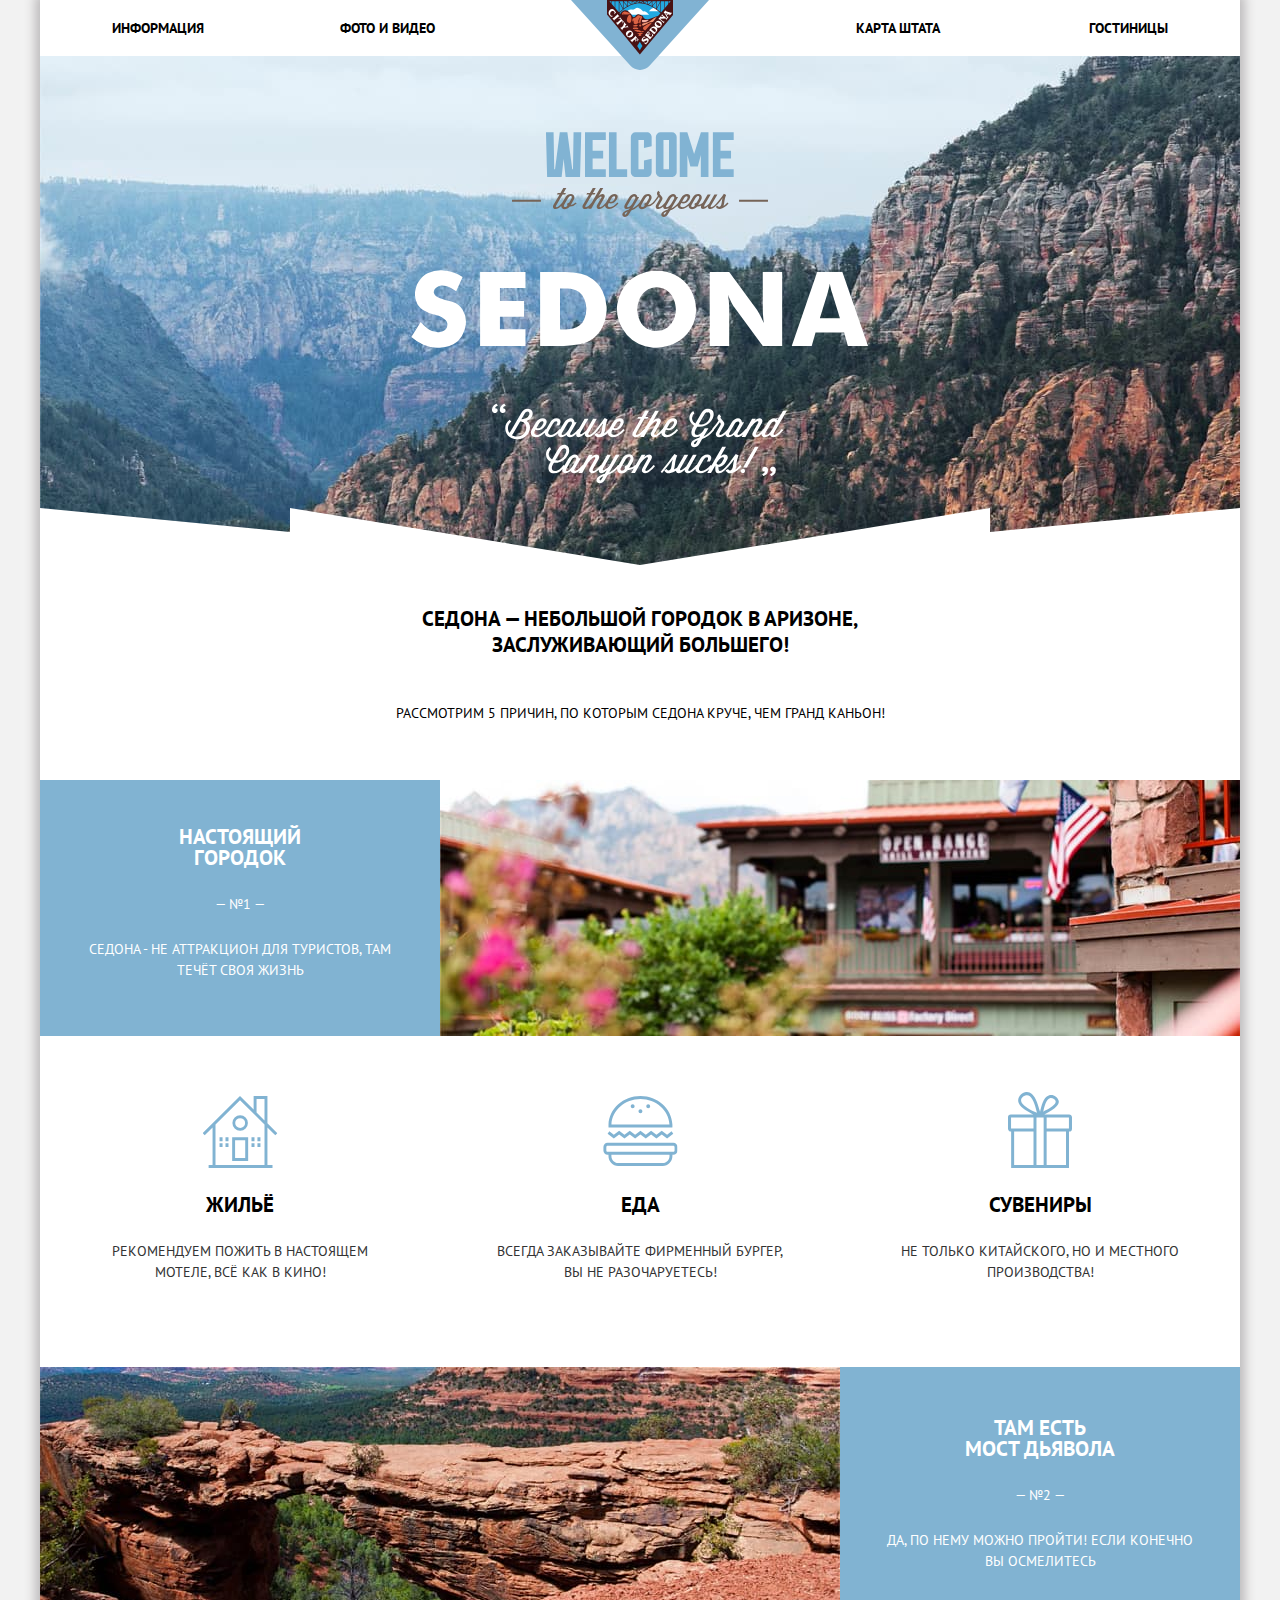
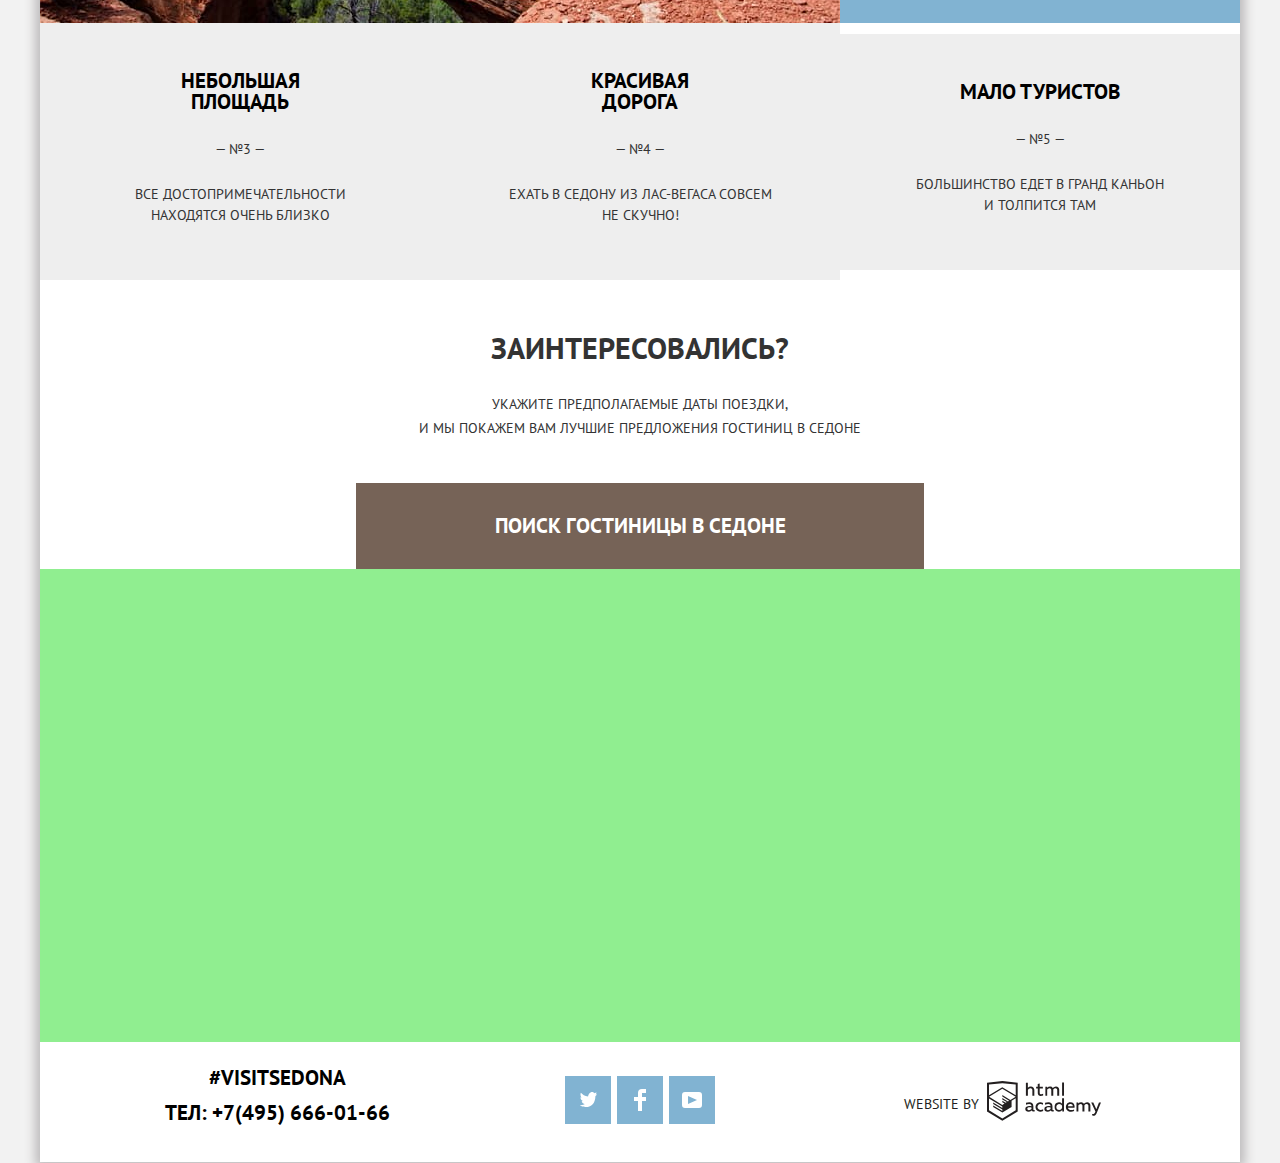
<file: index.html>
<!DOCTYPE html>
<html class="page" lang="ru">

<head>
  <meta charset="utf-8" />
  <title>HTML Academy: Седона</title>
  <link href="https://fonts.googleapis.com/css2?family=PT+Sans:wght@400;700&display=swap" rel="stylesheet" />
  <link href="css/normalize.min.css" rel="stylesheet" />
  <link href="css/style.min.css" rel="stylesheet" />
</head>

<body class="page-body container">
  <header class="main-header">
    <nav class="main-navigation">
      <a class="main-logo">
        <img src="img/logo.svg" width="138" height="70" alt="Логотип городка Седона" />
      </a>
      <ul class="site-navigation">
        <li>
          <a href="blank.html">Информация</a>
        </li>
        <li>
          <a href="blank.html">Фото и видео</a>
        </li>
        <li>
          <a href="blank.html">Карта штата</a>
        </li>
        <li>
          <a href="hotels.html">Гостиницы</a>
        </li>
      </ul>
    </nav>
  </header>

  <main class="main">
    <div class="main-image">
      <img src="img/welcome.svg" width="458" height="352" alt="Фото городка" />
    </div>
    <section class="features">
      <div class="features-welcome-text">
        <h1>
          Седона — небольшой городок в Аризоне, заслуживающий большего!
        </h1>
        <p class="features-description">
          Рассмотрим 5 причин, по которым Седона круче, чем гранд каньон!
        </p>
      </div>
      <ul class="features-list">
        <li class="features-item features-item-blue features-item-blue-right-img">
          <div class="features-item features-item-blue-right-img-list">
            <div class="features-item-blue-description features-item-blue-right-img-description">
              <h3>
                Настоящий городок
              </h3>
              <p>— №1 —</p>
              <p>
                Седона - не аттракцион для туристов, там течёт своя жизнь
              </p>
            </div>
            <img src="img/real-town.jpg" width="800" height="256" alt="Фото городка Седона" />
          </div>
          <ul class="features-item-white-list">
            <li class="features-item features-item-white features-item-white-housing">
              <h3>Жильё</h3>
              <p>
                Рекомендуем пожить в настоящем мотеле, всё как в кино!
              </p>
            </li>
            <li class="features-item features-item-white features-item-white-food">
              <h3>Еда</h3>
              <p>
                Всегда заказывайте фирменный бургер, вы не разочаруетесь!
              </p>
            </li>
            <li class="features-item features-item-white features-item-white-souvenirs">
              <h3>Сувениры</h3>
              <p>
                Не только китайского, но и местного производства!
              </p>
            </li>
          </ul>
        </li>
        <li class="features-item features-item-blue features-item-blue-left-img">
          <img src="img/devils-bridge.jpg" width="800" height="256" alt="Фото моста Дьявола" />
          <div class="features-item-blue-description features-item-blue-left-img-description">
            <h3>
              Там есть <br> Мост дьявола
            </h3>
            <p>— №2 —</p>
            <p>
              Да, по нему можно пройти! Если конечно вы осмелитесь
            </p>
          </div>
        </li>
        <li class="features-item features-item-gray">
          <h3>
            небольшая площадь
          </h3>
          <p>— №3 —</p>
          <p>
            все достопримечательности находятся очень близко
          </p>
        </li>
        <li class="features-item features-item-gray">
          <h3>
            красивая дорога
          </h3>
          <p>— №4 —</p>
          <p>
            ехать в седону из лас-вегаса совсем не скучно!
          </p>
        </li>
        <li class="features-item features-item-gray">
          <h3>
            мало туристов
          </h3>
          <p>— №5 —</p>
          <p>
            большинство едет в гранд каньон <br> и толпится там
          </p>
        </li>
      </ul>
    </section>
    <section class="interested">
      <h2>Заинтересовались?</h2>
      <p>
        Укажите предполагаемые даты поездки, <br> и мы покажем вам лучшие предложения гостиниц в Седоне
      </p>
      <button class="interested-search-button">поиск гостиницы в седоне</button>
    </section>
    <section class="map">
      <h2 class="visually-hidden">Карта</h2>
      <!-- скрыл -->
      <iframe class="interactive-map"
        src="https://www.google.com/maps/embed?pb=!1m14!1m12!1m3!1d31145.198637649934!2d-111.79548582777305!3d34.862866910879696!2m3!1f0!2f0!3f0!3m2!1i1024!2i768!4f13.1!5e0!3m2!1sru!2sru!4v1603586270185!5m2!1sru!2sru"
        width="1199" height="594" allowfullscreen="" aria-hidden="false" title="Как проехать в Седону"
        tabindex="0"></iframe>
      <img src="img/map.jpg" width="1199" height="593" alt="Как проехать в Седону" />
      <form class="hotel-search" action="https://echo.htmlacademy.ru/" method="POST"
        aria-label="Форма поиска гостиницы">
        <div class="dates arrival-date">
          <label for="arrival-date">Дата заезда:</label>
          <input class="date-input arrival-date-input" type="text" id="arrival-date" name="arrival-date"
            value="24 апреля 2017" />
          <button class="calendar-button arrival-calendar" type="button" aria-label="Календарь заезда">
            <svg width="21" height="23" viewBox="0 0 21 23" fill="none" xmlns="http://www.w3.org/2000/svg">
              <path fill-rule="evenodd" clip-rule="evenodd"
                d="M16.406 3.02498H19.251C20.217 3.02498 21 3.84698 21 4.86198V21.164C21 22.179 20.217 23 19.251 23H1.75C0.784 23 0 22.179 0 21.164V4.86198C0 3.84698 0.784 3.02498 1.75 3.02498H4.593V1.64798C4.593 1.26698 4.887 0.958984 5.25 0.958984C5.612 0.958984 5.906 1.26698 5.906 1.64798V3.02498H9.844V1.64798C9.844 1.26698 10.138 0.958984 10.501 0.958984C10.862 0.958984 11.156 1.26698 11.156 1.64798V3.02498H15.094V1.64798C15.094 1.26698 15.387 0.958984 15.75 0.958984C16.112 0.958984 16.406 1.26698 16.406 1.64798V3.02498ZM19.5646 21.484C19.6466 21.3979 19.691 21.2828 19.688 21.164H19.689V4.86198C19.689 4.60898 19.493 4.40298 19.252 4.40298H16.407V5.78098C16.407 6.16198 16.113 6.46998 15.751 6.46998C15.388 6.46998 15.095 6.16198 15.095 5.78098V4.40298H11.157V5.78098C11.157 6.16198 10.863 6.46998 10.502 6.46998C10.139 6.46998 9.845 6.16198 9.845 5.78098V4.40298H5.907V5.78098C5.907 6.16198 5.613 6.46998 5.251 6.46998C4.888 6.46998 4.594 6.16198 4.594 5.78098V4.40298H1.75C1.50263 4.40953 1.30696 4.61458 1.312 4.86198V21.164C1.30696 21.4114 1.50263 21.6164 1.75 21.623H19.251C19.3698 21.6201 19.4826 21.5701 19.5646 21.484Z"
                fill="#A9A9A9" />
              <path fill-rule="evenodd" clip-rule="evenodd"
                d="M4.59399 9.2251H7.21899V11.2911H4.59399V9.2251ZM4.59399 12.6681H7.21899V14.7351H4.59399V12.6681ZM7.21899 16.1121H4.59399V18.1781H7.21899V16.1121ZM9.18799 16.1121H11.813V18.1781H9.18799V16.1121ZM11.813 12.6681H9.18799V14.7351H11.813V12.6681ZM9.18799 9.2251H11.813V11.2911H9.18799V9.2251ZM16.406 16.1121H13.781V18.1781H16.406V16.1121ZM13.781 12.6681H16.406V14.7351H13.781V12.6681ZM16.406 9.2251H13.781V11.2911H16.406V9.2251Z"
                fill="#A9A9A9" />
            </svg>
          </button>
        </div>
        <div class="dates departure-date">
          <label for="departure-date">Дата выезда:</label>
          <input class="date-input departure-date-input" type="text" id="departure-date" name="departure-date"
            value="4 июля 2017" />
          <button class="calendar-button departure-calendar" type="button" aria-label="Календарь выезда">
            <svg width="21" height="23" viewBox="0 0 21 23" fill="none" xmlns="http://www.w3.org/2000/svg">
              <path fill-rule="evenodd" clip-rule="evenodd"
                d="M16.406 3.02498H19.251C20.217 3.02498 21 3.84698 21 4.86198V21.164C21 22.179 20.217 23 19.251 23H1.75C0.784 23 0 22.179 0 21.164V4.86198C0 3.84698 0.784 3.02498 1.75 3.02498H4.593V1.64798C4.593 1.26698 4.887 0.958984 5.25 0.958984C5.612 0.958984 5.906 1.26698 5.906 1.64798V3.02498H9.844V1.64798C9.844 1.26698 10.138 0.958984 10.501 0.958984C10.862 0.958984 11.156 1.26698 11.156 1.64798V3.02498H15.094V1.64798C15.094 1.26698 15.387 0.958984 15.75 0.958984C16.112 0.958984 16.406 1.26698 16.406 1.64798V3.02498ZM19.5646 21.484C19.6466 21.3979 19.691 21.2828 19.688 21.164H19.689V4.86198C19.689 4.60898 19.493 4.40298 19.252 4.40298H16.407V5.78098C16.407 6.16198 16.113 6.46998 15.751 6.46998C15.388 6.46998 15.095 6.16198 15.095 5.78098V4.40298H11.157V5.78098C11.157 6.16198 10.863 6.46998 10.502 6.46998C10.139 6.46998 9.845 6.16198 9.845 5.78098V4.40298H5.907V5.78098C5.907 6.16198 5.613 6.46998 5.251 6.46998C4.888 6.46998 4.594 6.16198 4.594 5.78098V4.40298H1.75C1.50263 4.40953 1.30696 4.61458 1.312 4.86198V21.164C1.30696 21.4114 1.50263 21.6164 1.75 21.623H19.251C19.3698 21.6201 19.4826 21.5701 19.5646 21.484Z"
                fill="#A9A9A9" />
              <path fill-rule="evenodd" clip-rule="evenodd"
                d="M4.59399 9.2251H7.21899V11.2911H4.59399V9.2251ZM4.59399 12.6681H7.21899V14.7351H4.59399V12.6681ZM7.21899 16.1121H4.59399V18.1781H7.21899V16.1121ZM9.18799 16.1121H11.813V18.1781H9.18799V16.1121ZM11.813 12.6681H9.18799V14.7351H11.813V12.6681ZM9.18799 9.2251H11.813V11.2911H9.18799V9.2251ZM16.406 16.1121H13.781V18.1781H16.406V16.1121ZM13.781 12.6681H16.406V14.7351H13.781V12.6681ZM16.406 9.2251H13.781V11.2911H16.406V9.2251Z"
                fill="#A9A9A9" />
            </svg>
          </button>
        </div>
        <div class="passengers">
          <div class="passengers-type adults">
            <label for="adults">Взрослые:</label>
            <input type="text" id="adults" name="adults" pattern="^[ 0-9]+$" value="2" />
            <button class="amount-button less adults-less" type="button" aria-label="Уменьшить количество"></button>
            <button class="amount-button more adults-more" type="button" aria-label="Увеличить количество"></button>
          </div>
          <div class="passengers-type childs">
            <label for="childs">Дети:</label>
            <input type="text" id="childs" name="childs" pattern="^[ 0-9]+$" value="0" />
            <button class="amount-button less childs-less" type="button" aria-label="Уменьшить количество"></button>
            <button class="amount-button more childs-more" type="button" aria-label="Увеличить количество"></button>
          </div>
        </div>
        <button type="submit" class="hotel-search-button" aria-label="Найти гостиницу">Найти</button>
      </form>
    </section>
  </main>

  <footer class="footer">
    <section class="footer-contacts">
      <h2 class="visually-hidden">Связаться с нами</h2>
      <!-- скрыл-->
      <p>#visitsedona</p>
      <p>
        тел:
        <a class="footer-phone" href="tel:+74956660166">+7(495) 666-01-66</a>
      </p>
    </section>
    <section class="footer-social">
      <h2 class="visually-hidden">Социальные сети</h2>
      <!-- скрыл-->
      <ul class="social-buttons-list">
        <li>
          <a class="social-button social-button-twitter" href="https://twitter.com" aria-label="Twitter">
          </a>
        </li>
        <li>
          <a class="social-button social-button-facebook" href="https://Facebook.com" aria-label="Facebook">
          </a>
        </li>
        <li>
          <a class="social-button social-button-youtube" href="https://Youtube.com" aria-label="Youtube">
          </a>
        </li>
      </ul>
    </section>
    <p class="footer-copyright">
      Website by
      <a class="footer-copyright-link" href="https://htmlacademy.ru/intensive/htmlcss">
        <svg aria-hidden="true" focusable="false" aria-label="Сайт сделан HTML Академией" width="115" height="41"
          fill="none" xmlns="http://www.w3.org/2000/svg">
          <path fill-rule="evenodd" clip-rule="evenodd"
            d="M15.52 1.06h-.17L0 2.72v28.77l15.35 9.35 15.35-9.35V2.72L15.52 1.06zm61.5 1.56h-1.93v13.11h1.93V2.63zm-36.16.01v5.14a3.98 3.98 0 012.85-1.23 3.4 3.4 0 012.62 1c.69.7 1.06 1.67 1.01 2.67v5.55h-1.97v-5.3c.05-.51-.1-1.03-.41-1.43a1.9 1.9 0 00-1.3-.72h-.3a3.1 3.1 0 00-2.46 1.5v5.95h-2V2.63h1.96zm36.16 28.85h-1.74v-1.42a4.06 4.06 0 01-3.37 1.66 4.7 4.7 0 01-4.33-4.74 4.7 4.7 0 014.33-4.73 4 4 0 013.17 1.4v-5.33h1.94v13.16zm-29.95-1.42c.2 0 .39-.04.58-.1v1.43c-.4.15-.82.23-1.25.22a1.76 1.76 0 01-1.76-1.08 5.04 5.04 0 01-3.31 1.17c-1.6 0-3.07-.9-3.07-2.75 0-2.3 2.1-3.01 3.91-3.01.77.01 1.54.1 2.29.27v-.33c0-1.07-.8-1.9-2.31-1.9-1.1 0-2.17.23-3.17.68v-1.83c1.09-.38 2.22-.58 3.37-.6 2.49 0 4.02 1.22 4.02 3.95v3.23a.6.6 0 00.13.43c.1.12.23.2.39.2h.18v.02zm-6.8-1.22c.03.39.2.75.5 1 .28.26.66.38 1.04.35h.12c.95 0 1.87-.39 2.54-1.08v-1.53c-.63-.14-1.27-.21-1.91-.23-1.05 0-2.28.36-2.28 1.49zm15.75-5.9a5.18 5.18 0 00-2.7-.7h-.38a4.6 4.6 0 00-4.41 4.82v.44a4.48 4.48 0 004.72 4.23c1 .03 2-.18 2.91-.61v-1.85c-.78.45-1.67.69-2.56.7a2.88 2.88 0 01-2.66-1.43 3.02 3.02 0 010-3.07 2.88 2.88 0 012.66-1.43c.86 0 1.7.26 2.42.75v-1.85zm10.13 7.12c.2 0 .4-.04.58-.1v1.43c-.4.15-.82.23-1.24.22a1.76 1.76 0 01-1.77-1.08 5.04 5.04 0 01-3.3 1.17c-1.6 0-3.08-.9-3.08-2.75 0-2.3 2.11-3.01 3.92-3.01.77.01 1.53.1 2.29.27v-.33c0-1.07-.8-1.9-2.32-1.9-1.09 0-2.16.23-3.16.68v-1.83c1.08-.38 2.22-.58 3.37-.6 2.49 0 4.02 1.22 4.02 3.95v3.23a.6.6 0 00.12.43c.1.12.24.2.4.2h.17v.02zm-6.3-.21a1.51 1.51 0 01-.5-1.01h.03c0-1.13 1.16-1.49 2.28-1.49.64.02 1.28.1 1.9.23v1.53a3.54 3.54 0 01-2.54 1.08h-.11a1.4 1.4 0 01-1.05-.34zm9.48-2.92c0-1.64 1.3-2.98 2.9-2.98l.03.06c1.21 0 2.31.73 2.8 1.86v2.16a3.02 3.02 0 01-2.82 1.88 2.95 2.95 0 01-2.91-2.98zm14.02-4.68c3.5 0 4.7 2.89 4.13 5.49h-6.56c.22 1.62 1.76 2.28 3.37 2.28a6.4 6.4 0 002.78-.64v1.73c-1 .43-2.08.64-3.16.61-2.67 0-5.01-1.53-5.01-4.77a4.57 4.57 0 011.14-3.27c.8-.89 1.9-1.41 3.08-1.46h.23v.03zm-2.48 3.93a2.42 2.42 0 012.57-2.27h.05c.62-.06 1.23.17 1.67.62.44.45.67 1.08.62 1.71h-4.91v-.06zm8.62 5.28V22.5h1.74v1.07a3.98 3.98 0 012.93-1.37 3 3 0 012.79 1.52 4.3 4.3 0 013.07-1.44 3.2 3.2 0 012.49 1.01c.64.69.97 1.63.88 2.58v5.61h-2v-5.55c.05-.46-.08-.91-.37-1.27a1.67 1.67 0 00-1.13-.62h-.27c-.87.05-1.67.5-2.19 1.2v6.24h-2v-5.55a1.8 1.8 0 00-.38-1.27c-.29-.35-.7-.57-1.15-.61h-.21c-.94.08-1.8.6-2.33 1.4v6.07h-1.83l-.04-.06zm24.49-8.99h-2l-2.66 6.8-3.01-6.78h-2.11l4.22 9.06-.18.45c-.52 1.36-1.24 2.05-2.19 2.05-.3 0-.6-.04-.9-.13v1.7c.39.1.78.14 1.17.15 1.33 0 2.58-.75 3.53-3.09l4.13-10.2zM52.68 6.8V3.55l-1.95.46v2.72h-1.59V8.5h1.65V13a2.74 2.74 0 003.02 2.96c.79 0 1.58-.12 2.33-.38v-1.73c-.57.24-1.17.36-1.78.36-1.14 0-1.67-.39-1.67-1.58v-4.1h3.16V6.78H52.7zm5.7 8.96v-9h1.76v1.08a3.98 3.98 0 012.92-1.38A3 3 0 0165.8 7.9a4.3 4.3 0 013.07-1.44 3.2 3.2 0 012.5 1.05c.63.7.94 1.66.84 2.62v5.62h-2V10.2c.04-.46-.1-.91-.37-1.27a1.67 1.67 0 00-1.14-.62h-.24c-.86.05-1.66.5-2.18 1.2v6.24h-2V10.2c.04-.46-.1-.91-.37-1.27a1.67 1.67 0 00-1.13-.62h-.25c-.94.08-1.8.6-2.33 1.39v6.07h-1.8zM28.7 30.3v.02-.02zm0-11.98V30.3l-13.35 8.13L2 30.32v-11.8l13.3 8.08v1.42l-9.1-5.5v1.41l9.15 5.62v1.5L6.19 25.5v1.45l9.16 5.62 9.23-5.65v-6.1l4.12-2.5zm0-1.54l-3.66 2.16-1.7 1.07-8.03-4.93v1.42l6.85 4.23-.15.1-1.06.58-5.66-3.46v1.45l4.47 2.72-1.05.72-3.38-2.05v1.41l2.22 1.34-2.25 1.36-13.2-8.04 13.2-8.13 13.4 8.05zm-13.4-9.5l13.42 8.07V4.56L15.36 3.13 2.02 4.56v10.8l13.27-8.09z"
            fill="#231F20" />
        </svg>
      </a>
    </p>
  </footer>

  <script src="js/script.min.js"></script>

</body>

</html>
</file>
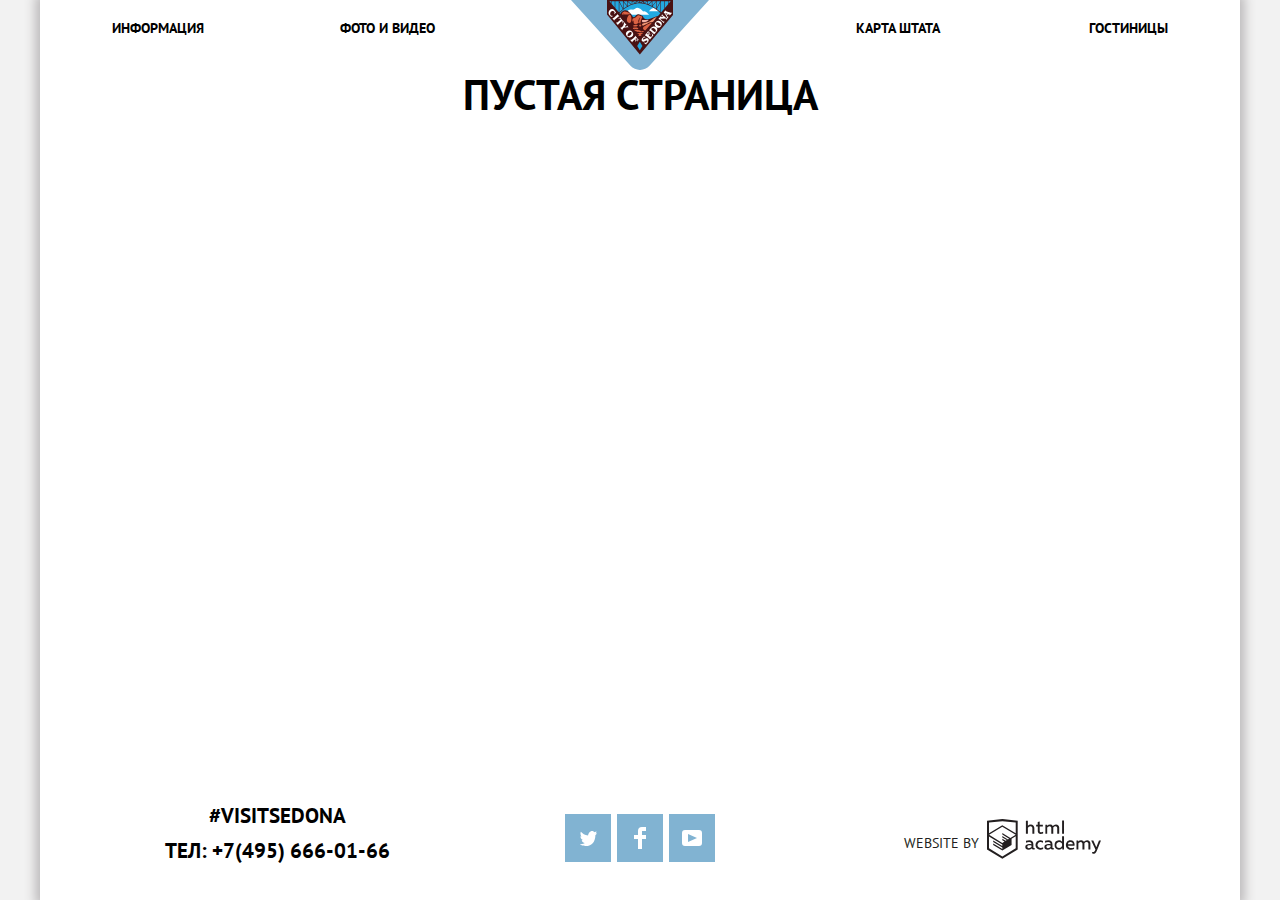
<file: blank.html>
<!DOCTYPE html>
<html class="page" lang="ru">

<head>
  <meta charset="utf-8" />
  <title>Пустая страница - HTML Academy: Седона</title>
  <link href="https://fonts.googleapis.com/css2?family=PT+Sans:wght@400;700&display=swap" rel="stylesheet" />
  <link href="css/normalize.min.css" rel="stylesheet" />
  <link href="css/style.min.css" rel="stylesheet" />
</head>

<body class="page-body container">
  <header class="main-header">
    <nav class="main-navigation">
      <a href="index.html" class="main-logo">
        <img src="img/logo.svg" width="138" height="70" alt="Логотип городка Седона" />
      </a>
      <ul class="site-navigation">
        <li>
          <a href="blank.html">Информация</a>
        </li>
        <li>
          <a href="blank.html">Фото и видео</a>
        </li>
        <li>
          <a href="blank.html">Карта штата</a>
        </li>
        <li>
          <a href="hotels.html">Гостиницы</a>
        </li>
      </ul>
    </nav>
  </header>

  <main class="main">
    <h1>Пустая страница</h1>
  </main>

  <footer class="footer">
    <section class="footer-contacts">
      <h2 class="visually-hidden">Связаться с нами</h2>
      <!-- скрыл-->
      <p>#visitsedona</p>
      <p>
        тел:
        <a class="footer-phone" href="tel:+74956660166">+7(495) 666-01-66</a>
      </p>
    </section>
    <section class="footer-social">
      <h2 class="visually-hidden">Социальные сети</h2>
      <!-- скрыл-->
      <ul class="social-buttons-list">
        <li>
          <a class="social-button social-button-twitter" href="https://twitter.com" aria-label="Twitter">
          </a>
        </li>
        <li>
          <a class="social-button social-button-facebook" href="https://Facebook.com" aria-label="Facebook">
          </a>
        </li>
        <li>
          <a class="social-button social-button-youtube" href="https://Youtube.com" aria-label="Youtube">
          </a>
        </li>
      </ul>
    </section>
    <p class="footer-copyright">
      Website by
      <a class="footer-copyright-link" href="https://htmlacademy.ru/intensive/htmlcss">
        <svg aria-hidden="true" focusable="false" aria-label="Сайт сделан HTML Академией" width="115" height="41"
          fill="none" xmlns="http://www.w3.org/2000/svg">
          <path fill-rule="evenodd" clip-rule="evenodd"
            d="M15.52 1.06h-.17L0 2.72v28.77l15.35 9.35 15.35-9.35V2.72L15.52 1.06zm61.5 1.56h-1.93v13.11h1.93V2.63zm-36.16.01v5.14a3.98 3.98 0 012.85-1.23 3.4 3.4 0 012.62 1c.69.7 1.06 1.67 1.01 2.67v5.55h-1.97v-5.3c.05-.51-.1-1.03-.41-1.43a1.9 1.9 0 00-1.3-.72h-.3a3.1 3.1 0 00-2.46 1.5v5.95h-2V2.63h1.96zm36.16 28.85h-1.74v-1.42a4.06 4.06 0 01-3.37 1.66 4.7 4.7 0 01-4.33-4.74 4.7 4.7 0 014.33-4.73 4 4 0 013.17 1.4v-5.33h1.94v13.16zm-29.95-1.42c.2 0 .39-.04.58-.1v1.43c-.4.15-.82.23-1.25.22a1.76 1.76 0 01-1.76-1.08 5.04 5.04 0 01-3.31 1.17c-1.6 0-3.07-.9-3.07-2.75 0-2.3 2.1-3.01 3.91-3.01.77.01 1.54.1 2.29.27v-.33c0-1.07-.8-1.9-2.31-1.9-1.1 0-2.17.23-3.17.68v-1.83c1.09-.38 2.22-.58 3.37-.6 2.49 0 4.02 1.22 4.02 3.95v3.23a.6.6 0 00.13.43c.1.12.23.2.39.2h.18v.02zm-6.8-1.22c.03.39.2.75.5 1 .28.26.66.38 1.04.35h.12c.95 0 1.87-.39 2.54-1.08v-1.53c-.63-.14-1.27-.21-1.91-.23-1.05 0-2.28.36-2.28 1.49zm15.75-5.9a5.18 5.18 0 00-2.7-.7h-.38a4.6 4.6 0 00-4.41 4.82v.44a4.48 4.48 0 004.72 4.23c1 .03 2-.18 2.91-.61v-1.85c-.78.45-1.67.69-2.56.7a2.88 2.88 0 01-2.66-1.43 3.02 3.02 0 010-3.07 2.88 2.88 0 012.66-1.43c.86 0 1.7.26 2.42.75v-1.85zm10.13 7.12c.2 0 .4-.04.58-.1v1.43c-.4.15-.82.23-1.24.22a1.76 1.76 0 01-1.77-1.08 5.04 5.04 0 01-3.3 1.17c-1.6 0-3.08-.9-3.08-2.75 0-2.3 2.11-3.01 3.92-3.01.77.01 1.53.1 2.29.27v-.33c0-1.07-.8-1.9-2.32-1.9-1.09 0-2.16.23-3.16.68v-1.83c1.08-.38 2.22-.58 3.37-.6 2.49 0 4.02 1.22 4.02 3.95v3.23a.6.6 0 00.12.43c.1.12.24.2.4.2h.17v.02zm-6.3-.21a1.51 1.51 0 01-.5-1.01h.03c0-1.13 1.16-1.49 2.28-1.49.64.02 1.28.1 1.9.23v1.53a3.54 3.54 0 01-2.54 1.08h-.11a1.4 1.4 0 01-1.05-.34zm9.48-2.92c0-1.64 1.3-2.98 2.9-2.98l.03.06c1.21 0 2.31.73 2.8 1.86v2.16a3.02 3.02 0 01-2.82 1.88 2.95 2.95 0 01-2.91-2.98zm14.02-4.68c3.5 0 4.7 2.89 4.13 5.49h-6.56c.22 1.62 1.76 2.28 3.37 2.28a6.4 6.4 0 002.78-.64v1.73c-1 .43-2.08.64-3.16.61-2.67 0-5.01-1.53-5.01-4.77a4.57 4.57 0 011.14-3.27c.8-.89 1.9-1.41 3.08-1.46h.23v.03zm-2.48 3.93a2.42 2.42 0 012.57-2.27h.05c.62-.06 1.23.17 1.67.62.44.45.67 1.08.62 1.71h-4.91v-.06zm8.62 5.28V22.5h1.74v1.07a3.98 3.98 0 012.93-1.37 3 3 0 012.79 1.52 4.3 4.3 0 013.07-1.44 3.2 3.2 0 012.49 1.01c.64.69.97 1.63.88 2.58v5.61h-2v-5.55c.05-.46-.08-.91-.37-1.27a1.67 1.67 0 00-1.13-.62h-.27c-.87.05-1.67.5-2.19 1.2v6.24h-2v-5.55a1.8 1.8 0 00-.38-1.27c-.29-.35-.7-.57-1.15-.61h-.21c-.94.08-1.8.6-2.33 1.4v6.07h-1.83l-.04-.06zm24.49-8.99h-2l-2.66 6.8-3.01-6.78h-2.11l4.22 9.06-.18.45c-.52 1.36-1.24 2.05-2.19 2.05-.3 0-.6-.04-.9-.13v1.7c.39.1.78.14 1.17.15 1.33 0 2.58-.75 3.53-3.09l4.13-10.2zM52.68 6.8V3.55l-1.95.46v2.72h-1.59V8.5h1.65V13a2.74 2.74 0 003.02 2.96c.79 0 1.58-.12 2.33-.38v-1.73c-.57.24-1.17.36-1.78.36-1.14 0-1.67-.39-1.67-1.58v-4.1h3.16V6.78H52.7zm5.7 8.96v-9h1.76v1.08a3.98 3.98 0 012.92-1.38A3 3 0 0165.8 7.9a4.3 4.3 0 013.07-1.44 3.2 3.2 0 012.5 1.05c.63.7.94 1.66.84 2.62v5.62h-2V10.2c.04-.46-.1-.91-.37-1.27a1.67 1.67 0 00-1.14-.62h-.24c-.86.05-1.66.5-2.18 1.2v6.24h-2V10.2c.04-.46-.1-.91-.37-1.27a1.67 1.67 0 00-1.13-.62h-.25c-.94.08-1.8.6-2.33 1.39v6.07h-1.8zM28.7 30.3v.02-.02zm0-11.98V30.3l-13.35 8.13L2 30.32v-11.8l13.3 8.08v1.42l-9.1-5.5v1.41l9.15 5.62v1.5L6.19 25.5v1.45l9.16 5.62 9.23-5.65v-6.1l4.12-2.5zm0-1.54l-3.66 2.16-1.7 1.07-8.03-4.93v1.42l6.85 4.23-.15.1-1.06.58-5.66-3.46v1.45l4.47 2.72-1.05.72-3.38-2.05v1.41l2.22 1.34-2.25 1.36-13.2-8.04 13.2-8.13 13.4 8.05zm-13.4-9.5l13.42 8.07V4.56L15.36 3.13 2.02 4.56v10.8l13.27-8.09z"
            fill="#231F20" />
        </svg>
      </a>
    </p>
  </footer>

</body>

</html>
</file>
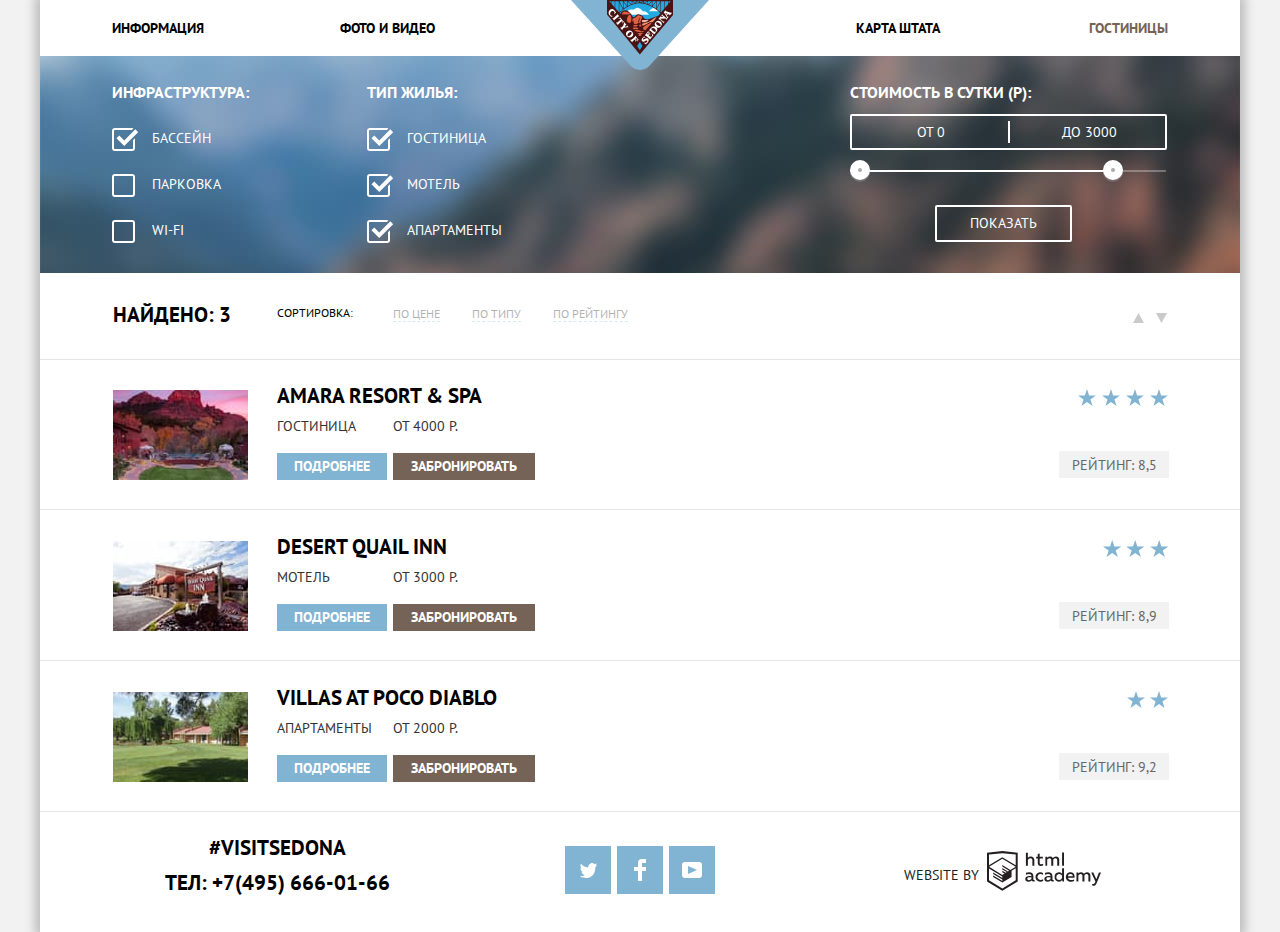
<file: hotels.html>
<!DOCTYPE html>
<html class="page" lang="ru">

<head>
  <meta charset="utf-8" />
  <title>Гостиницы - HTML Academy: Седона</title>
  <link href="https://fonts.googleapis.com/css2?family=PT+Sans:wght@400;700&display=swap" rel="stylesheet" />
  <link href="css/normalize.min.css" rel="stylesheet" />
  <link href="css/style.min.css" rel="stylesheet" />
</head>

<body class="page-body container">
  <header class="main-header">
    <nav class="main-navigation">
      <a href="index.html" class="main-logo">
        <img src="img/logo.svg" width="138" height="70" alt="Логотип городка Седона" />
      </a>
      <ul class="site-navigation">
        <li>
          <a href="blank.html">Информация</a>
        </li>
        <li>
          <a href="blank.html">Фото и видео</a>
        </li>
        <li>
          <a href="blank.html">Карта штата</a>
        </li>
        <li class="current-page">
          <a href="#">Гостиницы</a>
        </li>
      </ul>
    </nav>
  </header>

  <main class="main main-hotels-page">
    <h1 class="hotels-main-header">Гостиницы</h1>
    <!-- скрыл -->
    <form class="hotels-filter-form" action="https://echo.htmlacademy.ru/" method="GET">
      <h2 class="hotels-filter-form-header visually-hidden">Фильтр гостиниц</h2>
      <!-- скрыл -->
      <fieldset>
        <legend>Инфраструктура:</legend>
        <ul>
          <li class="filter-option filter-checkbox">
            <input class="visually-hidden filter-input-checkbox filter-input" type="checkbox" name="pool" value="pool"
              id="filter-pool" checked>
            <label for="filter-pool">Бассейн
              <svg class="checkbox-frame-off" aria-hidden="true" focusable="false" width="23" height="23" fill="none"
                xmlns="http://www.w3.org/2000/svg">
                <path fill-rule="evenodd" clip-rule="evenodd"
                  d="M3 0h17a3 3 0 013 3v17a3 3 0 01-3 3H3a3 3 0 01-3-3V3a3 3 0 013-3zm18 3c0-.54-.46-1-1-1H3c-.54 0-1 .46-1 1v17c0 .54.46 1 1 1h17c.54 0 1-.46 1-1V3z"
                  fill="#fff" />
              </svg>
              <svg class="checkbox-frame-on" aria-hidden="true" focusable="false" width="27" height="23" fill="none"
                xmlns="http://www.w3.org/2000/svg">
                <path d="M7.29 7.49L4.46 10.3l7.78 7.79L26.17 4.17l-2.83-2.83-11.1 11.1-4.95-4.95z" fill="#fff" />
                <path
                  d="M21 20c0 .54-.46 1-1 1H3c-.54 0-1-.46-1-1V3c0-.54.46-1 1-1h16.9L21.5.42A2.96 2.96 0 0020 0H3a3 3 0 00-3 3v17a3 3 0 003 3h17a3 3 0 003-3v-9.83l-2 2V20z"
                  fill="#fff" />
              </svg>
            </label>
          </li>
          <li class="filter-option filter-checkbox">
            <input class="visually-hidden filter-input-checkbox filter-input" type="checkbox" name="parking"
              value="parking" id="filter-parking">
            <label for="filter-parking">Парковка
              <svg class="checkbox-frame-off" aria-hidden="true" focusable="false" width="23" height="23" fill="none"
                xmlns="http://www.w3.org/2000/svg">
                <path fill-rule="evenodd" clip-rule="evenodd"
                  d="M3 0h17a3 3 0 013 3v17a3 3 0 01-3 3H3a3 3 0 01-3-3V3a3 3 0 013-3zm18 3c0-.54-.46-1-1-1H3c-.54 0-1 .46-1 1v17c0 .54.46 1 1 1h17c.54 0 1-.46 1-1V3z"
                  fill="#fff" />
              </svg>
              <svg class="checkbox-frame-on" aria-hidden="true" focusable="false" width="27" height="23" fill="none"
                xmlns="http://www.w3.org/2000/svg">
                <path d="M7.29 7.49L4.46 10.3l7.78 7.79L26.17 4.17l-2.83-2.83-11.1 11.1-4.95-4.95z" fill="#fff" />
                <path
                  d="M21 20c0 .54-.46 1-1 1H3c-.54 0-1-.46-1-1V3c0-.54.46-1 1-1h16.9L21.5.42A2.96 2.96 0 0020 0H3a3 3 0 00-3 3v17a3 3 0 003 3h17a3 3 0 003-3v-9.83l-2 2V20z"
                  fill="#fff" />
              </svg>
            </label>
          </li>
          <li class="filter-option filter-checkbox">
            <input class="visually-hidden filter-input-checkbox filter-input" type="checkbox" name="wifi" value="wifi"
              id="filter-wifi">
            <label for="filter-wifi">Wi-Fi
              <svg class="checkbox-frame-off" aria-hidden="true" focusable="false" width="23" height="23" fill="none"
                xmlns="http://www.w3.org/2000/svg">
                <path fill-rule="evenodd" clip-rule="evenodd"
                  d="M3 0h17a3 3 0 013 3v17a3 3 0 01-3 3H3a3 3 0 01-3-3V3a3 3 0 013-3zm18 3c0-.54-.46-1-1-1H3c-.54 0-1 .46-1 1v17c0 .54.46 1 1 1h17c.54 0 1-.46 1-1V3z"
                  fill="#fff" />
              </svg>
              <svg class="checkbox-frame-on" aria-hidden="true" focusable="false" width="27" height="23" fill="none"
                xmlns="http://www.w3.org/2000/svg">
                <path d="M7.29 7.49L4.46 10.3l7.78 7.79L26.17 4.17l-2.83-2.83-11.1 11.1-4.95-4.95z" fill="#fff" />
                <path
                  d="M21 20c0 .54-.46 1-1 1H3c-.54 0-1-.46-1-1V3c0-.54.46-1 1-1h16.9L21.5.42A2.96 2.96 0 0020 0H3a3 3 0 00-3 3v17a3 3 0 003 3h17a3 3 0 003-3v-9.83l-2 2V20z"
                  fill="#fff" />
              </svg>
            </label>
          </li>
        </ul>
      </fieldset>
      <fieldset>
        <legend>Тип жилья:</legend>
        <ul>
          <li class="filter-option filter-checkbox">
            <input class="visually-hidden filter-input-checkbox filter-input" type="checkbox" name="hotel" value="hotel"
              id="filter-hotel" checked>
            <label for="filter-hotel">Гостиница
              <svg class="checkbox-frame-off" aria-hidden="true" focusable="false" width="23" height="23" fill="none"
                xmlns="http://www.w3.org/2000/svg">
                <path fill-rule="evenodd" clip-rule="evenodd"
                  d="M3 0h17a3 3 0 013 3v17a3 3 0 01-3 3H3a3 3 0 01-3-3V3a3 3 0 013-3zm18 3c0-.54-.46-1-1-1H3c-.54 0-1 .46-1 1v17c0 .54.46 1 1 1h17c.54 0 1-.46 1-1V3z"
                  fill="#fff" />
              </svg>
              <svg class="checkbox-frame-on" aria-hidden="true" focusable="false" width="27" height="23" fill="none"
                xmlns="http://www.w3.org/2000/svg">
                <path d="M7.29 7.49L4.46 10.3l7.78 7.79L26.17 4.17l-2.83-2.83-11.1 11.1-4.95-4.95z" fill="#fff" />
                <path
                  d="M21 20c0 .54-.46 1-1 1H3c-.54 0-1-.46-1-1V3c0-.54.46-1 1-1h16.9L21.5.42A2.96 2.96 0 0020 0H3a3 3 0 00-3 3v17a3 3 0 003 3h17a3 3 0 003-3v-9.83l-2 2V20z"
                  fill="#fff" />
              </svg>
            </label>
          </li>
          <li class="filter-option filter-checkbox">
            <input class="visually-hidden filter-input-checkbox filter-input" type="checkbox" name="motel" value="motel"
              id="filter-motel" checked>
            <label for="filter-motel">Мотель
              <svg class="checkbox-frame-off" aria-hidden="true" focusable="false" width="23" height="23" fill="none"
                xmlns="http://www.w3.org/2000/svg">
                <path fill-rule="evenodd" clip-rule="evenodd"
                  d="M3 0h17a3 3 0 013 3v17a3 3 0 01-3 3H3a3 3 0 01-3-3V3a3 3 0 013-3zm18 3c0-.54-.46-1-1-1H3c-.54 0-1 .46-1 1v17c0 .54.46 1 1 1h17c.54 0 1-.46 1-1V3z"
                  fill="#fff" />
              </svg>
              <svg class="checkbox-frame-on" aria-hidden="true" focusable="false" width="27" height="23" fill="none"
                xmlns="http://www.w3.org/2000/svg">
                <path d="M7.29 7.49L4.46 10.3l7.78 7.79L26.17 4.17l-2.83-2.83-11.1 11.1-4.95-4.95z" fill="#fff" />
                <path
                  d="M21 20c0 .54-.46 1-1 1H3c-.54 0-1-.46-1-1V3c0-.54.46-1 1-1h16.9L21.5.42A2.96 2.96 0 0020 0H3a3 3 0 00-3 3v17a3 3 0 003 3h17a3 3 0 003-3v-9.83l-2 2V20z"
                  fill="#fff" />
              </svg>
            </label>
          </li>
          <li class="filter-option filter-checkbox">
            <input class="visually-hidden filter-input-checkbox filter-input" type="checkbox" name="apartments"
              value="apartments" id="filter-apartments" checked>
            <label for="filter-apartments">Апартаменты
              <svg class="checkbox-frame-off" aria-hidden="true" focusable="false" width="23" height="23" fill="none"
                xmlns="http://www.w3.org/2000/svg">
                <path fill-rule="evenodd" clip-rule="evenodd"
                  d="M3 0h17a3 3 0 013 3v17a3 3 0 01-3 3H3a3 3 0 01-3-3V3a3 3 0 013-3zm18 3c0-.54-.46-1-1-1H3c-.54 0-1 .46-1 1v17c0 .54.46 1 1 1h17c.54 0 1-.46 1-1V3z"
                  fill="#fff" />
              </svg>
              <svg class="checkbox-frame-on" aria-hidden="true" focusable="false" width="27" height="23" fill="none"
                xmlns="http://www.w3.org/2000/svg">
                <path d="M7.29 7.49L4.46 10.3l7.78 7.79L26.17 4.17l-2.83-2.83-11.1 11.1-4.95-4.95z" fill="#fff" />
                <path
                  d="M21 20c0 .54-.46 1-1 1H3c-.54 0-1-.46-1-1V3c0-.54.46-1 1-1h16.9L21.5.42A2.96 2.96 0 0020 0H3a3 3 0 00-3 3v17a3 3 0 003 3h17a3 3 0 003-3v-9.83l-2 2V20z"
                  fill="#fff" />
              </svg>
            </label>
          </li>
        </ul>
      </fieldset>
      <fieldset class="range-filter">
        <legend>Стоимость в сутки (Р):</legend>
        <div>
          <div class="price-controls">
            <label class="min-price">
              от <input type="number" name="min-price" value="0">
            </label>
            <label class="max-price">
              до <input type="number" name="max-price" value="3000">
            </label>
          </div>
          <div class="range-controls">
            <div class="scale">
              <div class="bar"></div>
            </div>
            <div class="toggle toggle-min" aria-label="Задать минимальную сумму" tabindex="0"></div>
            <div class="toggle toggle-max" aria-label="Задать максимальную сумму" tabindex="0"></div>
          </div>
        </div>
        <button type="submit" aria-label="Показать гостиницы">Показать</button>
      </fieldset>
    </form>
    <section class="hotels-sorted-form">
      <div class="hotels-sorted-form-header">
        <h2 class="visually-hidden">Список гостиниц</h2>
        <!-- скрыл -->
        <p class="sorting-found">Найдено: 3</p>
        <p class="sorting-quantity">Сортировка:</p>
        <ul>
          <li>
            <a class="sorting-link" href="blank.html" aria-label="Сортировать по цене">По цене</a>
          </li>
          <li>
            <a class="sorting-link" href="blank.html" aria-label="Сортировать по типу">По типу</a>
          </li>
          <li>
            <a class="sorting-link" href="blank.html" aria-label="Сортировать по рейтингу">По рейтингу</a>
          </li>
        </ul>
        <a class="sorting-arrow sorting-arrow-up" href="blank.html" aria-label="Соритровать по возрастанию">
          <svg aria-hidden="true" focusable="false" width="11" height="10" viewBox="0 0 11 10" fill="none"
            xmlns="http://www.w3.org/2000/svg">
            <path d="M5.5 0L0 10H11L5.5 0Z" fill="#CACACA" />
          </svg>
        </a>
        <a class="sorting-arrow sorting-arrow-down" href="blank.html" aria-label="Соритровать по убыванию">
          <svg aria-hidden="true" focusable="false" width="11" height="10" viewBox="0 0 11 10" fill="none"
            xmlns="http://www.w3.org/2000/svg">
            <path d="M5.5 10L11 0L0 0L5.5 10Z" fill="#CACACA" />
          </svg>
        </a>
      </div>
      <ul class="sorted-list">
        <li class="sorted-item">
          <a class="sorted-item-hotel-photo" href="blank.html">
            <img src="img/amara-resort.jpg" width="135" height="90" alt="Фото гостиницы Amara Resort & Spa" />
          </a>
          <div class="sorted-item-information-block">
            <h3 class="sorted-item-title">
              <a href="blank.html" aria-label="Гостиница Amara Resort & Spa">Amara Resort & Spa</a>
            </h3>
            <div class="sorted-item-left-info-block">
              <p class="sorted-item-info-hotel-type">гостиница</p>
              <a class="sorted-item-details" href="blank.html" aria-label="Узнать подробную информацию">Подробнее</a>
            </div>
            <div class="sorted-item-right-info-block">
              <p class="sorted-item-info-hotel-price">от 4000 р.</p>
              <a class="sorted-item-to-book" href="blank.html" aria-label="Забронировать гостиницу">Забронировать</a>
            </div>
          </div>
          <div class="sorted-item-rating-block">
            <p class="sorted-item-rate">Рейтинг: 8,5</p>
            <p class="sorted-item-stars stars-four"></p>
          </div>
        </li>
        <li class="sorted-item">
          <a class="sorted-item-hotel-photo" href="blank.html">
            <img src="img/desert-quail.jpg" width="135" height="90" alt="Фото мотеля Desert Quail Inn" />
          </a>
          <div class="sorted-item-information-block">
            <h3 class="sorted-item-title">
              <a href="blank.html" aria-label="Мотель Desert Quail Inn">Desert Quail Inn</a>
            </h3>
            <div class="sorted-item-left-info-block">
              <p class="sorted-item-info-hotel-type">Мотель</p>
              <a class="sorted-item-details" href="blank.html" aria-label="Узнать подробную информацию">Подробнее</a>
            </div>
            <div class="sorted-item-right-info-block">
              <p class="sorted-item-info-hotel-price">от 3000 р.</p>
              <a class="sorted-item-to-book" href="blank.html" aria-label="Забронировать гостиницу">Забронировать</a>
            </div>
          </div>
          <div class="sorted-item-rating-block">
            <p class="sorted-item-rate">Рейтинг: 8,9</p>
            <p class="sorted-item-stars stars-three"></p>
          </div>
        </li>
        <li class="sorted-item">
          <a class="sorted-item-hotel-photo" href="blank.html">
            <img src="img/villas-at-poco.jpg" width="135" height="90" alt="Фото апартаментов Villas at Poco Diablo" />
          </a>
          <div class="sorted-item-information-block">
            <h3 class="sorted-item-title">
              <a href="blank.html" aria-label="Апартаменты Villas at Poco Diablo">Villas at Poco Diablo</a>
            </h3>
            <div class="sorted-item-left-info-block">
              <p class="sorted-item-info-hotel-type">Апартаменты</p>
              <a class="sorted-item-details" href="blank.html" aria-label="Узнать подробную информацию">Подробнее</a>
            </div>
            <div class="sorted-item-right-info-block">
              <p class="sorted-item-info-hotel-price">от 2000 р.</p>
              <a class="sorted-item-to-book" href="blank.html" aria-label="Забронировать гостиницу">Забронировать</a>
            </div>
          </div>
          <div class="sorted-item-rating-block">
            <p class="sorted-item-rate">Рейтинг: 9,2</p>
            <p class="sorted-item-stars stars-two"></p>
          </div>
        </li>
      </ul>
    </section>
  </main>

  <footer class="footer">
    <section class="footer-contacts">
      <h2 class="visually-hidden">Связаться с нами</h2>
      <!-- скрыл-->
      <p>#visitsedona</p>
      <p>
        тел:
        <a class="footer-phone" href="tel:+74956660166">+7(495) 666-01-66</a>
      </p>
    </section>
    <section class="footer-social">
      <h2 class="visually-hidden">Социальные сети</h2>
      <!-- скрыл-->
      <ul class="social-buttons-list">
        <li>
          <a class="social-button social-button-twitter" href="https://twitter.com" aria-label="Twitter">
          </a>
        </li>
        <li>
          <a class="social-button social-button-facebook" href="https://Facebook.com" aria-label="Facebook">
          </a>
        </li>
        <li>
          <a class="social-button social-button-youtube" href="https://Youtube.com" aria-label="Youtube">
          </a>
        </li>
      </ul>
    </section>
    <p class="footer-copyright">
      Website by
      <a class="footer-copyright-link" href="https://htmlacademy.ru/intensive/htmlcss">
        <svg aria-hidden="true" focusable="false" aria-label="Сайт сделан HTML Академией" width="115" height="41"
          fill="none" xmlns="http://www.w3.org/2000/svg">
          <path fill-rule="evenodd" clip-rule="evenodd"
            d="M15.52 1.06h-.17L0 2.72v28.77l15.35 9.35 15.35-9.35V2.72L15.52 1.06zm61.5 1.56h-1.93v13.11h1.93V2.63zm-36.16.01v5.14a3.98 3.98 0 012.85-1.23 3.4 3.4 0 012.62 1c.69.7 1.06 1.67 1.01 2.67v5.55h-1.97v-5.3c.05-.51-.1-1.03-.41-1.43a1.9 1.9 0 00-1.3-.72h-.3a3.1 3.1 0 00-2.46 1.5v5.95h-2V2.63h1.96zm36.16 28.85h-1.74v-1.42a4.06 4.06 0 01-3.37 1.66 4.7 4.7 0 01-4.33-4.74 4.7 4.7 0 014.33-4.73 4 4 0 013.17 1.4v-5.33h1.94v13.16zm-29.95-1.42c.2 0 .39-.04.58-.1v1.43c-.4.15-.82.23-1.25.22a1.76 1.76 0 01-1.76-1.08 5.04 5.04 0 01-3.31 1.17c-1.6 0-3.07-.9-3.07-2.75 0-2.3 2.1-3.01 3.91-3.01.77.01 1.54.1 2.29.27v-.33c0-1.07-.8-1.9-2.31-1.9-1.1 0-2.17.23-3.17.68v-1.83c1.09-.38 2.22-.58 3.37-.6 2.49 0 4.02 1.22 4.02 3.95v3.23a.6.6 0 00.13.43c.1.12.23.2.39.2h.18v.02zm-6.8-1.22c.03.39.2.75.5 1 .28.26.66.38 1.04.35h.12c.95 0 1.87-.39 2.54-1.08v-1.53c-.63-.14-1.27-.21-1.91-.23-1.05 0-2.28.36-2.28 1.49zm15.75-5.9a5.18 5.18 0 00-2.7-.7h-.38a4.6 4.6 0 00-4.41 4.82v.44a4.48 4.48 0 004.72 4.23c1 .03 2-.18 2.91-.61v-1.85c-.78.45-1.67.69-2.56.7a2.88 2.88 0 01-2.66-1.43 3.02 3.02 0 010-3.07 2.88 2.88 0 012.66-1.43c.86 0 1.7.26 2.42.75v-1.85zm10.13 7.12c.2 0 .4-.04.58-.1v1.43c-.4.15-.82.23-1.24.22a1.76 1.76 0 01-1.77-1.08 5.04 5.04 0 01-3.3 1.17c-1.6 0-3.08-.9-3.08-2.75 0-2.3 2.11-3.01 3.92-3.01.77.01 1.53.1 2.29.27v-.33c0-1.07-.8-1.9-2.32-1.9-1.09 0-2.16.23-3.16.68v-1.83c1.08-.38 2.22-.58 3.37-.6 2.49 0 4.02 1.22 4.02 3.95v3.23a.6.6 0 00.12.43c.1.12.24.2.4.2h.17v.02zm-6.3-.21a1.51 1.51 0 01-.5-1.01h.03c0-1.13 1.16-1.49 2.28-1.49.64.02 1.28.1 1.9.23v1.53a3.54 3.54 0 01-2.54 1.08h-.11a1.4 1.4 0 01-1.05-.34zm9.48-2.92c0-1.64 1.3-2.98 2.9-2.98l.03.06c1.21 0 2.31.73 2.8 1.86v2.16a3.02 3.02 0 01-2.82 1.88 2.95 2.95 0 01-2.91-2.98zm14.02-4.68c3.5 0 4.7 2.89 4.13 5.49h-6.56c.22 1.62 1.76 2.28 3.37 2.28a6.4 6.4 0 002.78-.64v1.73c-1 .43-2.08.64-3.16.61-2.67 0-5.01-1.53-5.01-4.77a4.57 4.57 0 011.14-3.27c.8-.89 1.9-1.41 3.08-1.46h.23v.03zm-2.48 3.93a2.42 2.42 0 012.57-2.27h.05c.62-.06 1.23.17 1.67.62.44.45.67 1.08.62 1.71h-4.91v-.06zm8.62 5.28V22.5h1.74v1.07a3.98 3.98 0 012.93-1.37 3 3 0 012.79 1.52 4.3 4.3 0 013.07-1.44 3.2 3.2 0 012.49 1.01c.64.69.97 1.63.88 2.58v5.61h-2v-5.55c.05-.46-.08-.91-.37-1.27a1.67 1.67 0 00-1.13-.62h-.27c-.87.05-1.67.5-2.19 1.2v6.24h-2v-5.55a1.8 1.8 0 00-.38-1.27c-.29-.35-.7-.57-1.15-.61h-.21c-.94.08-1.8.6-2.33 1.4v6.07h-1.83l-.04-.06zm24.49-8.99h-2l-2.66 6.8-3.01-6.78h-2.11l4.22 9.06-.18.45c-.52 1.36-1.24 2.05-2.19 2.05-.3 0-.6-.04-.9-.13v1.7c.39.1.78.14 1.17.15 1.33 0 2.58-.75 3.53-3.09l4.13-10.2zM52.68 6.8V3.55l-1.95.46v2.72h-1.59V8.5h1.65V13a2.74 2.74 0 003.02 2.96c.79 0 1.58-.12 2.33-.38v-1.73c-.57.24-1.17.36-1.78.36-1.14 0-1.67-.39-1.67-1.58v-4.1h3.16V6.78H52.7zm5.7 8.96v-9h1.76v1.08a3.98 3.98 0 012.92-1.38A3 3 0 0165.8 7.9a4.3 4.3 0 013.07-1.44 3.2 3.2 0 012.5 1.05c.63.7.94 1.66.84 2.62v5.62h-2V10.2c.04-.46-.1-.91-.37-1.27a1.67 1.67 0 00-1.14-.62h-.24c-.86.05-1.66.5-2.18 1.2v6.24h-2V10.2c.04-.46-.1-.91-.37-1.27a1.67 1.67 0 00-1.13-.62h-.25c-.94.08-1.8.6-2.33 1.39v6.07h-1.8zM28.7 30.3v.02-.02zm0-11.98V30.3l-13.35 8.13L2 30.32v-11.8l13.3 8.08v1.42l-9.1-5.5v1.41l9.15 5.62v1.5L6.19 25.5v1.45l9.16 5.62 9.23-5.65v-6.1l4.12-2.5zm0-1.54l-3.66 2.16-1.7 1.07-8.03-4.93v1.42l6.85 4.23-.15.1-1.06.58-5.66-3.46v1.45l4.47 2.72-1.05.72-3.38-2.05v1.41l2.22 1.34-2.25 1.36-13.2-8.04 13.2-8.13 13.4 8.05zm-13.4-9.5l13.42 8.07V4.56L15.36 3.13 2.02 4.56v10.8l13.27-8.09z"
            fill="#231F20" />
        </svg>
      </a>
    </p>
  </footer>
</body>

</html>
</file>
<file: css/style.min.css>
@-webkit-keyframes bounce{0%{transform:translateY(-86px)}to{transform:translateY(0)}}@keyframes bounce{0%{transform:translateY(-86px)}to{transform:translateY(0)}}@-webkit-keyframes shake{0%,to{transform:translateX(0)}10%,30%,50%,70%,90%{transform:translateX(-5px)}20%,40%,60%,80%{transform:translateX(5px)}}@keyframes shake{0%,to{transform:translateX(0)}10%,30%,50%,70%,90%{transform:translateX(-5px)}20%,40%,60%,80%{transform:translateX(5px)}}:root{--basic-black: #000000;--light-black: #333333;--basic-white: #ffffff;--basic-blue: #81b3d2;--basic-gray: #eeeeee;--basic-brown: #766357;--white-footer: rgba(255, 255, 255, 0.9);--blue-social-hover: #669ec0;--blue-social-focus: #5496bd;--black-copyright: #231f20;--gray-copyright-focus: #bdbbbc;--gray-rating: #666666;--light-gray: #f2f2f2;--brown-hover: #604e43;--brown-focus: #503e33;--gray-toggle: #ababab;--disabled-gray: #6A6A6A;--border-bottom-gray: #E5E5E5;--button-gray: #A9A9A9;--input-hover-gray: #EBEBEB}body{font-family:"PT Sans",Arial,sans-serif;font-style:normal;font-size:21px;line-height:21px;font-weight:700;text-transform:uppercase;text-align:center;color:var(--basic-black);background-color:var(--basic-white)}.container{width:1200px;margin:0 auto;box-shadow:0 0 10px 5px var(--gray-copyright-focus)}.visually-hidden{position:absolute;width:1px;height:1px;margin:-1px;border:0;padding:0;white-space:nowrap;-webkit-clip-path:inset(100%);clip-path:inset(100%);clip:rect(0 0 0 0);overflow:hidden}.page{height:100%;background-color:var(--light-gray);background-size:1280px}.page-body{min-height:100%;display:grid;grid-template-rows:-webkit-min-content 1fr -webkit-min-content;grid-template-rows:min-content 1fr min-content;align-content:start}a{text-decoration:none}img{max-width:100%;height:auto}.main-navigation{font-size:14px;line-height:26px}.main-header{position:relative}.main-logo{position:absolute;left:50%;transform:translateX(-50%);z-index:1}.main-image{position:relative;width:1200px;height:509px;background-image:url(../img/main-background-photo.jpg);background-color:var(--basic-brown)}.main-image img{padding-top:76px}.main-image::after{position:absolute;content:"";width:1200px;height:57px;background-image:url(../img/bottom-lines.svg);left:0;bottom:0}.site-navigation{list-style:none;display:flex;flex-wrap:wrap;margin:0;padding:15px 0}.site-navigation li{box-sizing:border-box;width:300px}.site-navigation li:first-child,.site-navigation li:nth-child(2){text-align:left}.site-navigation li:last-child,.site-navigation li:nth-child(3){text-align:right}.site-navigation li:first-child{padding-left:72px}.site-navigation li:last-child{padding-right:72px}.footer-contacts a,.site-navigation a{color:var(--basic-black)}.site-navigation a:hover{color:var(--basic-blue)}.site-navigation a:focus{color:var(--basic-black);mix-blend-mode:normal;opacity:.3}.current-page a,.site-navigation a:active{color:var(--basic-brown)}.features{display:flex;flex-wrap:wrap}.features ul{list-style:none;padding:0;margin:0}.features-welcome-text{padding:27px 300px 40px}.features-description{font-weight:400;font-size:14px;line-height:26px;padding-top:28px}.features h1{line-height:26px;font-size:21px}.features-list{display:flex;flex-wrap:wrap;align-items:center}.features-list h3{padding:0 120px;font-size:21px}.features-item-blue-description{width:400px}.features-item-blue-description p{padding:0 40px}.features-item-blue-right-img-description{padding-top:25px}.features-item-blue-right-img-description p:nth-child(2){padding-top:5px}.features-item-blue-right-img-description p:last-child{padding-top:10px}.features-item-blue-left-img-description h3{padding-top:29px}.features-item-blue-left-img-description p:nth-child(2){padding-top:5px}.features-item-blue-left-img-description p:last-child{padding-top:10px}.features-item-gray{width:400px;flex-grow:1;padding-top:26px;padding-bottom:40px;background-color:var(--basic-gray)}.features-item-gray p:nth-child(2){padding-top:6px}.features-item-gray p:last-child{padding-top:10px}.features-item-gray p{padding:0 65px}.features-item p{font-weight:400;font-size:14px;color:var(--light-black)}.features-item-blue,.features-item-blue p{color:var(--basic-white);background-color:var(--basic-blue)}.features-item-blue-left-img,.features-item-blue-right-img{display:flex;flex-wrap:wrap}.features-item-blue-right-img-list{display:flex;flex-wrap:wrap;min-height:256px}.features-item-white-list{display:flex;flex-wrap:wrap}.features-item-white{position:relative;padding-top:137px;padding-bottom:70px;width:400px;flex-grow:1;color:var(--basic-black);background-color:var(--basic-white)}.features-item-white p{padding-left:50px;padding-right:50px;padding-top:5px;color:var(--light-black);background-color:var(--basic-white)}.features-item-white::before{content:"";position:absolute;left:50%;transform:translateX(-50%)}.features-item-white-housing::before{width:75px;height:72px;top:60px;background-image:url(../img/icon-1.svg)}.features-item-white-food::before{width:75px;height:70px;top:60px;background-image:url(../img/icon-2.svg)}.features-item-white-souvenirs::before{width:64px;height:77px;top:55px;background-image:url(../img/icon-3.svg)}.interested{position:relative;font-size:14px;font-weight:400;line-height:24px;color:var(--light-black)}.interested h2{font-size:30px;padding-top:31px}.interested p{padding-top:7px}.interested-search-button{position:relative;box-sizing:border-box;width:568px;text-transform:uppercase;border:0;font-weight:700;font-size:21px;line-height:26px;padding:30px 0;margin-top:29px;color:var(--basic-white);background-color:var(--basic-brown);z-index:1}.interested-search-button:hover{background-color:var(--brown-hover)}.interested-search-button:focus{color:rgba(255,255,255,.3);background-color:var(--brown-focus)}.map{position:relative;height:473px;background-color:#90ee90}.map,.map iframe,.map img{width:100%}.interactive-map{display:none;border:0}.map-show{display:block}.hotel-search,.hotel-search input[type=text]{box-sizing:border-box;font-weight:700;font-size:14px;line-height:26px}.hotel-search{position:absolute;width:568px;top:0;left:316px;padding:55px;background-color:var(--basic-white);box-shadow:0 7px 15px rgba(0,1,1,.15)}.hide-element{display:none}.hotel-search-show{display:block;-webkit-animation:bounce 1s;animation:bounce 1s}.hotel-search-error{-webkit-animation:shake .6s;animation:shake .6s}.hotel-search input[type=text]{border:0;padding:6px 9px 6px 12px;background-color:var(--light-gray)}.hotel-search input:hover{background-color:var(--input-hover-gray)}.hotel-search input:focus{outline:2px solid var(--border-bottom-gray);background-color:var(--basic-white)}.dates{display:flex;flex-wrap:wrap;align-items:center;justify-content:space-between}.date-input{width:346px;height:38px;text-transform:uppercase}.arrival-date,.departure-date{position:relative}.calendar-button{box-sizing:border-box;position:absolute;width:21px;height:23px;padding:0;border:0;outline:0;right:8px;background-color:transparent}.calendar-button:hover path{fill:var(--basic-black)}.calendar-button:focus path{fill:var(--basic-blue)}.departure-date{margin-top:29px}.passengers,.passengers-type{display:flex;flex-wrap:wrap;justify-content:space-between}.passengers-type{align-items:center;padding-top:30px}.passengers-type input{text-align:center;width:114px;height:38px}.childs label{margin-right:27px}.adults,.childs{position:relative}.adults label{margin-right:40px}.amount-button{position:absolute;width:38px;height:38px;border:0;background-color:transparent}.adults .less{left:110px}.childs .less{left:65px}.passengers-type .more{right:0}.passengers-type .less::before,.passengers-type .more::after,.passengers-type .more::before{position:absolute;content:"";width:12px;height:3px;background-color:var(--button-gray)}.passengers-type .less:hover::before,.passengers-type .more:hover::after,.passengers-type .more:hover::before{background-color:var(--basic-black)}.passengers-type .less:focus::before,.passengers-type .more:focus::after,.passengers-type .more:focus::before{background-color:var(--basic-blue)}.passengers-type .less::before{left:13px}.passengers-type .more::after,.passengers-type .more::before{right:13px}.passengers-type .more::after{transform:rotate(-90deg)}.hotel-search-button{font-weight:700;font-size:21px;line-height:26px;width:458px;text-transform:uppercase;border:0;padding:16px 0;margin-top:54px;color:var(--basic-white);background-color:var(--basic-blue)}.hotel-search-button:hover{background-color:var(--blue-social-hover)}.hotel-search-button:focus{color:rgba(255,255,255,.3);background-color:var(--blue-social-focus)}.footer{display:grid;grid-template-columns:1fr 1fr 1fr;background-color:rgba(255,255,255,.9);z-index:1}.footer-contacts{box-sizing:border-box;padding-top:23px;padding-left:74px;line-height:26px}.footer-contacts p{margin:0}.footer-contacts p:last-child{padding-top:9px}.footer-copyright{display:flex;flex-wrap:wrap;justify-content:center;align-items:center;font-weight:400;font-size:14px;line-height:26px;padding-top:24px;padding-bottom:19px;padding-right:75px;color:var(--black-copyright)}.footer-copyright-link{padding-left:8px}.footer-copyright-link:hover path{fill:var(--basic-blue)}.footer-copyright-link:focus path{fill:var(--gray-copyright-focus)}.footer-social{padding-top:13px;padding-right:40px}.footer-social ul{list-style:none}.social-button,.social-buttons-list{display:flex;flex-wrap:wrap;justify-content:center;align-items:center}.social-buttons-list{box-sizing:border-box;gap:6px}.social-button{position:relative;width:46px;height:48px;color:var(--basic-white);background-color:var(--basic-blue)}.social-button::before{position:absolute;content:""}.social-button-twitter::before{width:17px;height:17px;background-image:url(../img/twitter.svg)}.social-button-facebook::before{width:12px;height:22px;background-image:url(../img/fb-icon.svg)}.social-button-youtube::before{width:20px;height:16px;background-image:url(../img/youtube.svg)}.social-button:hover{background-color:var(--blue-social-hover)}.social-button:focus{background-color:var(--blue-social-focus)}.social-button:focus::before{opacity:.3}.sorted-list{list-style:none;display:flex;flex:wrap;flex-direction:column;padding:0;margin:0;row-gap:1px}.sorted-item{display:flex;flex-wrap:wrap;font-weight:400;font-size:14px;padding:23px 71px 29px 73px;border-bottom:1px solid var(--border-bottom-gray)}.sorted-item-hotel-photo{width:135px;height:90px;padding-top:7px}.sorted-item-title{font-weight:700;font-size:21px;line-height:26px;margin:0}.sorted-item-information-block{display:flex;flex-wrap:wrap;width:260px;text-align:left;margin-left:29px;margin-right:auto}.sorted-item-title a{color:var(--basic-black)}.sorted-item-title a:hover{color:var(--basic-blue)}.sorted-item-title a:focus{color:var(--basic-black);mix-blend-mode:normal;opacity:.3}.sorted-item-information-block p{margin:0;padding-top:7px;color:var(--light-black)}.sorted-item-information-block a{margin-top:16px}.sorted-item-right-info-block{margin-left:6px}.sorted-item-details{box-sizing:border-box;padding:3px 0;display:block;width:110px;text-align:center;font-weight:700;color:var(--basic-white);background-color:var(--basic-blue)}.sorted-item-details:hover{background-color:var(--blue-social-hover)}.sorted-item-details:focus{background-color:var(--blue-social-focus);color:rgba(255,255,255,.3)}.sorted-item-to-book{box-sizing:border-box;padding:3px 0;display:block;width:142px;text-align:center;font-weight:700;color:var(--basic-white);background-color:var(--basic-brown)}.sorted-item-to-book:hover{background-color:var(--brown-hover)}.sorted-item-to-book:focus{background-color:var(--brown-focus);color:rgba(255,255,255,.3)}.sorted-item-rating-block{position:relative;display:block;display:flex;flex-wrap:wrap;flex-direction:column-reverse;justify-content:space-between;padding-top:6px;padding-bottom:2px}.sorted-item-stars{width:19px;height:17px;margin:0 0 0 auto;background-image:url(../img/star.svg);background-repeat:space}.stars-one{width:19px}.stars-two{width:42px}.stars-three{width:66px}.stars-four{width:91px}.stars-five{width:110px}.sorted-item-rate{width:110px;margin:0;padding-top:4px;padding-bottom:2px;color:var(--gray-rating);background-color:var(--light-gray)}.hotels-main-header{display:none}.hotels-sorted-form,.main-hotels-page{display:grid;grid-template-rows:-webkit-min-content 1fr;grid-template-rows:min-content 1fr}.hotels-filter-form{display:flex;flex-wrap:wrap;padding:26px 73px 31px 72px;text-align:left;color:var(--basic-white);background-image:url(../img/hotels-background-photo.jpg);background-color:var(--basic-blue);background-repeat:no-repeat}.hotels-filter-form ul{list-style:none;margin:0;padding:0 0 0 40px}.hotels-filter-form fieldset{display:flex;flex-direction:column;flex-wrap:wrap;border:0;padding:0;margin:0}.hotels-filter-form fieldset:nth-child(3){margin-left:118px}.hotels-filter-form fieldset:last-child{margin-left:auto}.hotels-filter-form legend{font-size:16px}.hotels-filter-form label{font-weight:400;font-size:14px}.filter-checkbox{position:relative}.filter-checkbox label{display:block;margin-top:25px}.checkbox-frame-off,.checkbox-frame-on{display:none;position:absolute;left:-40px;top:0;height:23px}.checkbox-frame-off{width:23px}.checkbox-frame-on{width:27px}.filter-input-checkbox:checked+label>.checkbox-frame-on,.filter-input-checkbox:not(:checked)+label>.checkbox-frame-off{display:block}.filter-input-checkbox:focus+label{outline:1px solid var(--basic-white);outline-offset:5px}.filter-input-checkbox:disabled+label>.checkbox-frame-off path,.filter-input-checkbox:disabled+label>.checkbox-frame-on path{fill:var(--disabled-gray)}.price-controls input,.range-filter button{color:var(--basic-white);background-color:transparent}.range-filter button{font-weight:400;font-size:14px;text-transform:uppercase;line-height:21px;width:137px;padding:6px 0;margin-top:15px;margin-left:85px}.range-filter button:hover{color:var(--basic-black);background-color:var(--basic-white)}.range-controls{position:relative;width:316px;height:20px;padding-top:20px;background-color:transparent}.range-controls .scale{height:2px;background-color:rgba(255,255,255,.3)}.price-controls::before,.range-controls .bar{width:262px;height:2px;background-color:var(--basic-white)}.range-controls .toggle{display:block;position:absolute;top:10px;left:0;width:4px;height:4px;padding:0;border:8px solid var(--basic-white);background-color:var(--gray-toggle);border-radius:50%;box-shadow:0 2px 0 0 rgba(171,171,171,.3);cursor:pointer}.range-controls .toggle:hover{width:5px;height:5px;border:9px solid var(--basic-white)}.range-controls .toggle-min{left:0}.range-controls .toggle-max{left:253px}.price-controls,.range-filter button{border:2px solid var(--basic-white);box-sizing:border-box;border-radius:2px}.price-controls{position:relative;display:flex;flex-wrap:wrap;flex-direction:row;justify-content:space-between;align-items:center;width:317px;height:36px;margin-top:11px;padding-left:65px;padding-right:30px}.price-controls::before{position:absolute;content:"";width:2px;height:22px;top:5px;left:50%;transform:translateX(-50%)}.price-controls label{margin:0;padding:0}.price-controls input{margin:0;padding:0;width:50px;border:0}.hotels-sorted-form-header{display:flex;flex-wrap:wrap;padding:27px 73px 25px;border-bottom:1px solid var(--border-bottom-gray)}.hotels-sorted-form-header ul{display:flex;flex-wrap:wrap;list-style:none;margin:0}.sorting-found{line-height:26px;margin:2px 0 0}.sorting-link,.sorting-quantity{font-weight:400;font-size:12px;line-height:18px}.sorting-quantity{margin-left:46px;margin-top:4px}.sorting-link{margin-top:2px;margin-right:32px;border-bottom:1px dashed var(--basic-blue);color:var(--basic-black);opacity:.3}.sorting-link:hover{color:var(--basic-blue);opacity:1}.sorting-link:focus{border-bottom:none;color:var(--basic-black)}.sorting-link:active{color:var(--basic-blue)}.sorting-arrow{margin-top:5px}.sorting-arrow-up{margin-left:auto}.sorting-arrow-down{margin-left:12px}.sorting-arrow:hover path{fill:var(--basic-black)}.sorting-arrow:focus path{fill:var(--basic-blue)}.sorting-arrow:active path{fill:var(--basic-blue)}
</file>
